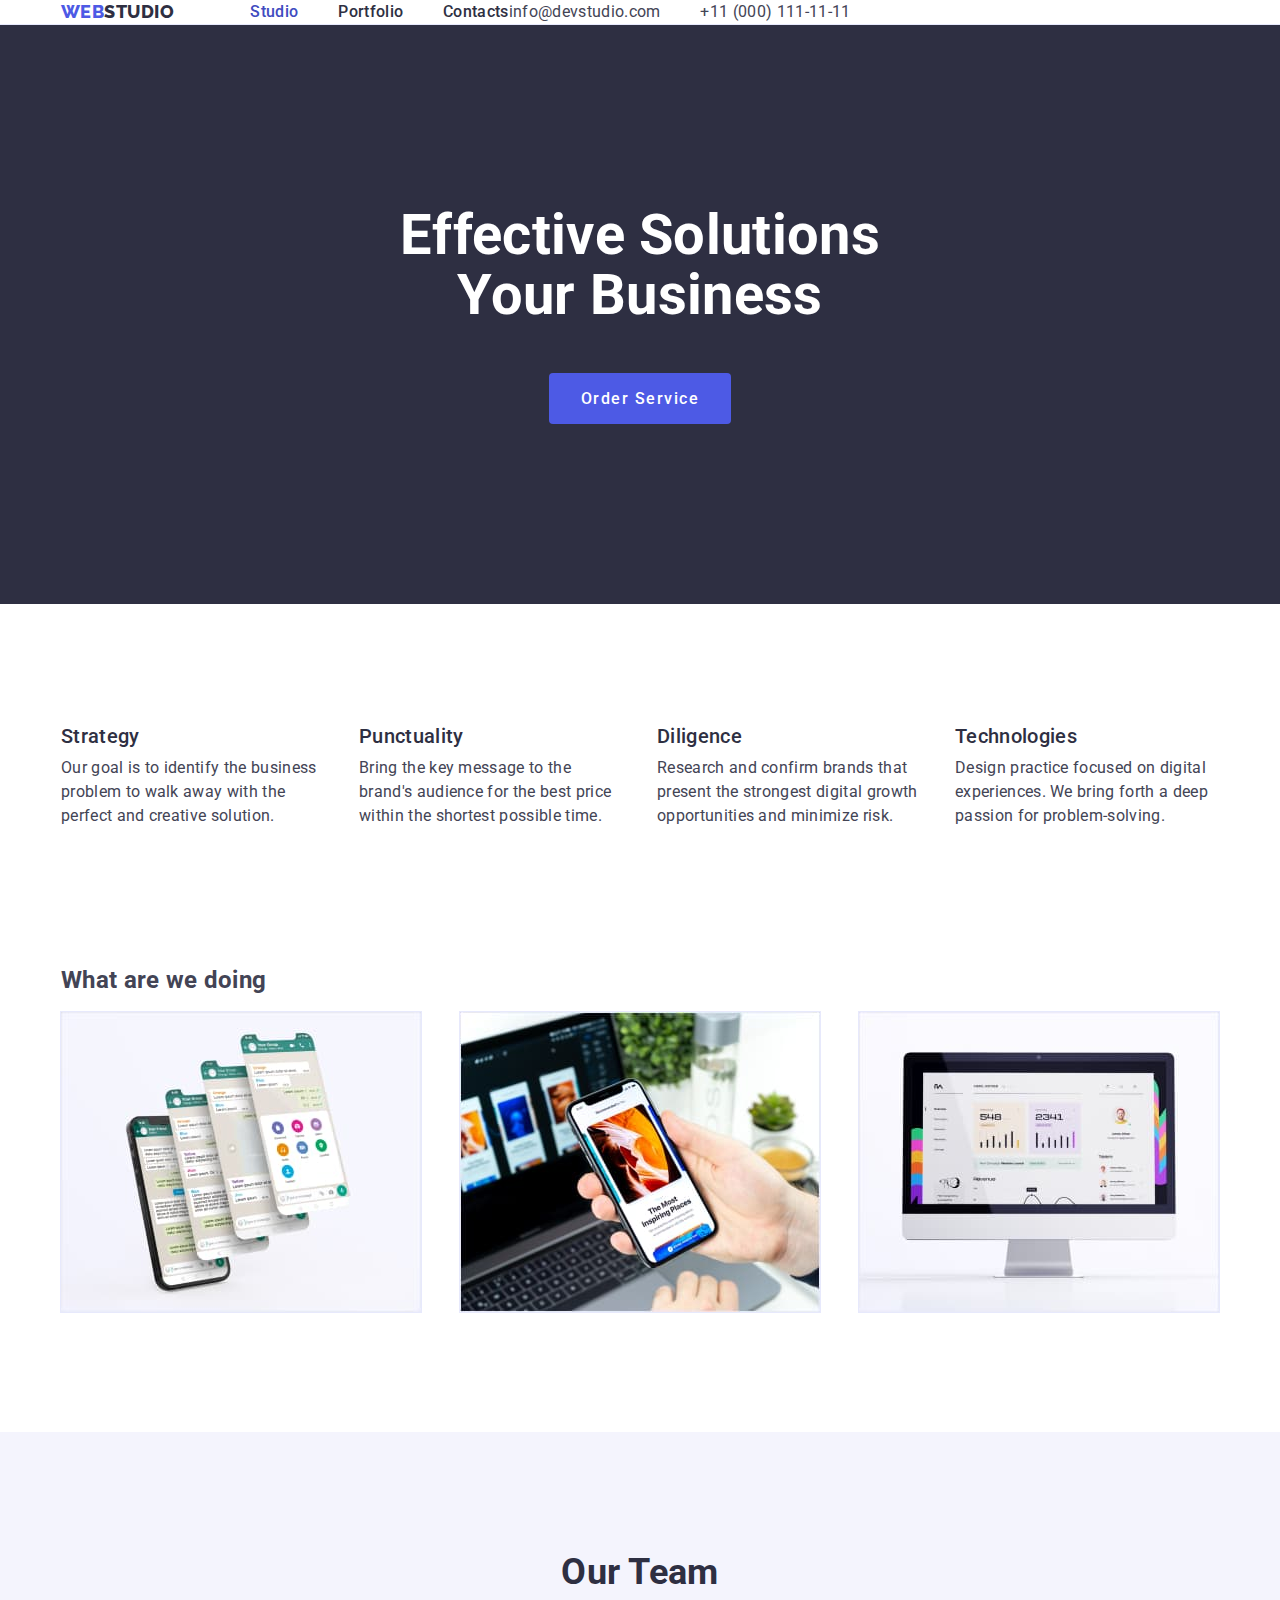
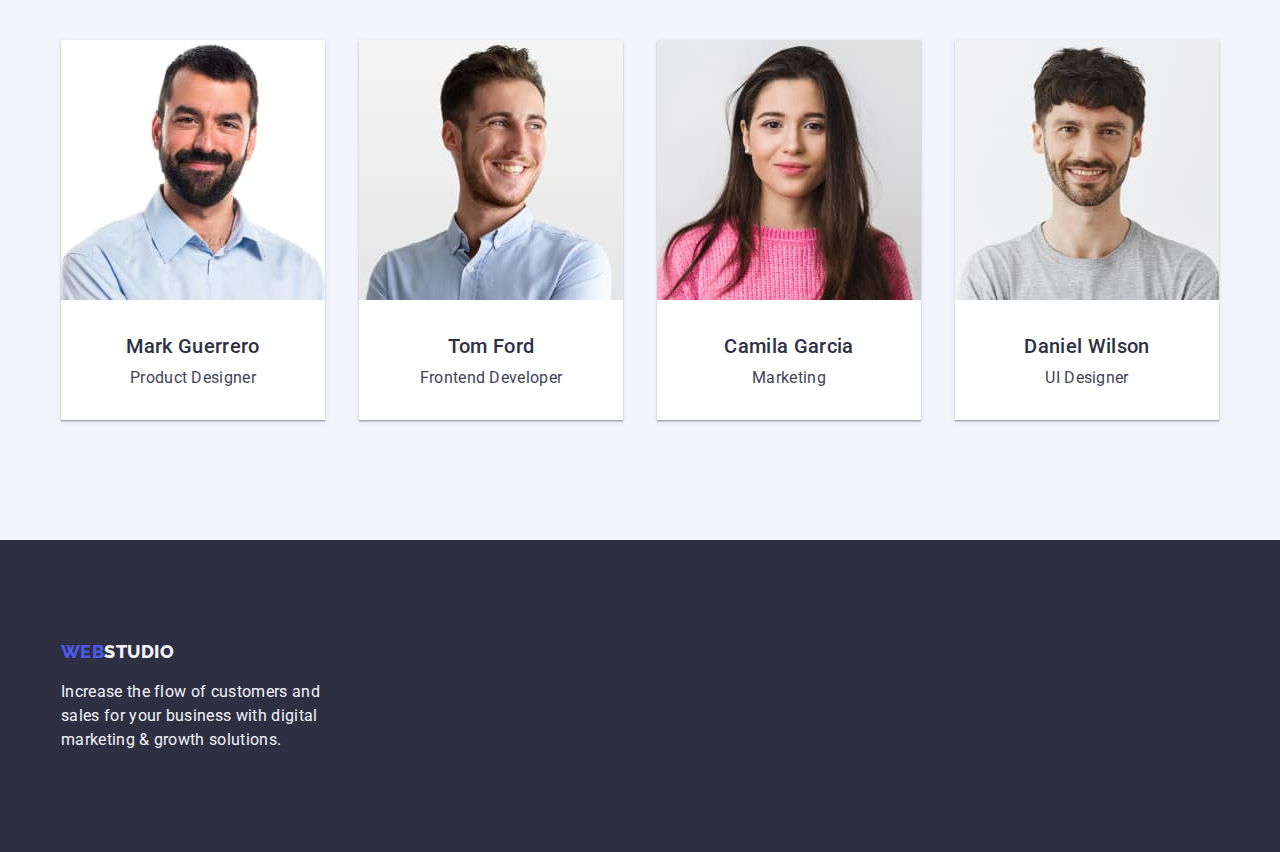
<file: index.html>
<!DOCTYPE html>
<html lang="en">

<head>
	<meta charset="UTF-8">
	<meta name="viewport" content="width=device-width, initial-scale=1.0">
	<meta http-equiv="x-ua-compatible" content="ie=edge">
	<title>Homework #3</title>
	<link rel="stylesheet" href="css/style.css">
</head>

<body>
	<header class ="header">
		<div class ="container header-container">
		<nav class="nav-bar">
			<a class="web" href="./index.html">Web<span class="studio">Studio</span></a>
			<ul class="menu-nav">
				<li class="menu-item">
					<a class="menu-text" id="active-tab" href="./index.html">Studio</a>
				</li>
				<li class="menu-item">
					<a class="menu-text" href="./portfolio.html">Portfolio</a>
				</li>
				<li class="menu-item">
					<a class="menu-text" href="#">Contacts</a>
				</li>
			</ul>
			<ul class="contacts">
				<li> <a class="navigation-email" href="mailto:info@devstudio.com">info@devstudio.com</a> </li>
				<li> <a class="telephone-num" href="tel:+110001111111">+11 (000) 111-11-11</a> </li>
			</ul>
		</nav>  </div>
	</header>

	<main>
		<section class="hero">
			<div class ="container hero-container"> 
			<h1 class="hero-title">Effective Solutions<br>Your Business</h1>
			<button class="os-button" type="button">Order Service</button>
		</div>
		</section>
	</main>

	<section class="section">
		<div class = "container" >
		<ul class="feature">
			<li class="feature-items">
				<h3 class="feature-items-title">Strategy</h3>
				<p>Our goal is to identify the business problem to walk away with the perfect and creative
					solution.</p>
			</li>
			<li class="feature-items">
				<h3 class="feature-items-title">Punctuality</h3>
				<p>Bring the key message to the brand's audience for the best price within the shortest possible
					time.
				</p>
			</li>
			<li class="feature-items">
				<h3 class="feature-items-title">Diligence</h3>
				<p>Research and confirm brands that present the strongest digital growth opportunities and
					minimize
					risk.</p>
			</li>
			<li class="feature-items">
				<h3 class="feature-items-title">Technologies</h3>
				<p>Design practice focused on digital experiences. We bring forth a deep passion for
					problem-solving.
				</p>
			</li>
		</ul> </div>
	</section>
	<section class="section section-no-top-padding">
		<div class="container">
			<h2 class="section-3-header">What are we doing</h2>
			<ul class="image-container">
				<li class="image-items-s3"> <img src="images/what-are-we-doing-2.jpg" alt="phone on a messaging app"
						width="360">
				</li>
				<li class="image-items-s3"> <img src="images/what-are-we-doing-3.jpg" alt="holding a phone" width="360">
				</li>
				<li class="image-items-s3"> <img src="images/what-are-we-doing-1.jpg" alt="laptop with dashboard"
						width="360">
				</li>
			</ul>
		</div>
	</section>
	
	<section class="section">
		<div class="container">
			<h2 class="section-title">Our Team</h2>
			<ul class="team-container">
				<li class="image-items-s4">
					<img src="images/our-team-1.jpg" alt="Picture of Mark Guerrero" width="264">
					<div class="section-4-text-container">
						<h3 class="team-members-name">Mark Guerrero</h3>
						<p>Product Designer</p>
					</div>
				</li>
				<li class="image-items-s4">
					<img src="images/our-team-2.jpg" alt="Picture of Tom Ford" width="264">
					<div class="section-4-text-container">
						<h3 class="team-members-name">Tom Ford</h3>
						<p>Frontend Developer</p>
					</div>
				</li>
				<li class="image-items-s4">
					<img src="images/our-team-3.jpg" alt="Picture of Camila Garcia" width="264">
					<div class="section-4-text-container">
						<h3 class="team-members-name">Camila Garcia</h3>
						<p>Marketing</p>
					</div>
				</li>
				<li class="image-items-s4">
					<img src="images/our-team-4.jpg" alt="Picture of Daniel Wilson" width="264">
					<div class="section-4-text-container">
						<h3 class="team-members-name">Daniel Wilson</h3>
						<p>UI Designer</p>
					</div>
				</li>   
			</ul>
		</div>
	</section>
	<footer class = footer>
		<div class="container">
			<a class="web" href="./index.html">Web<span class="studio">Studio</span></a>
			<p class="footer-content">Increase the flow of customers and<br>sales for your business with digital<br>marketing & growth
				solutions.</p>
		</div>
	</footer>
</body>

</html>
</file>
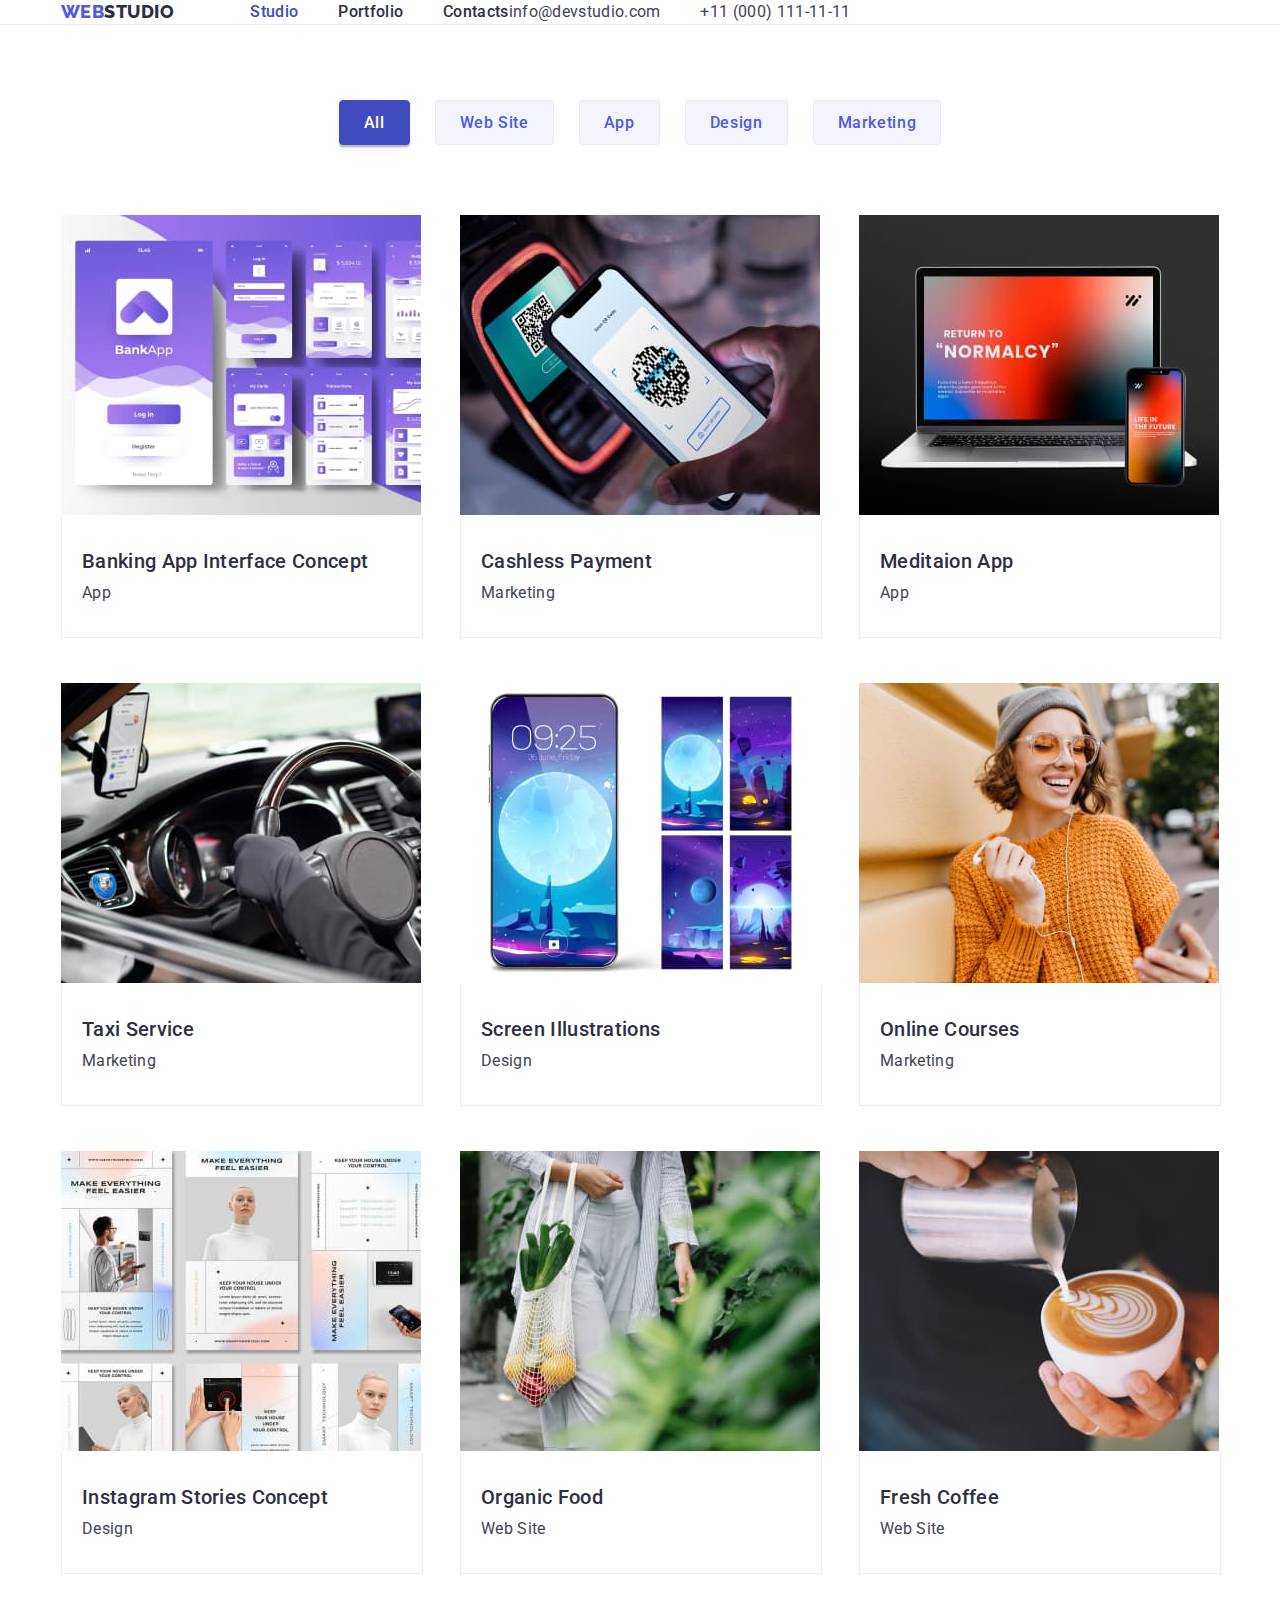
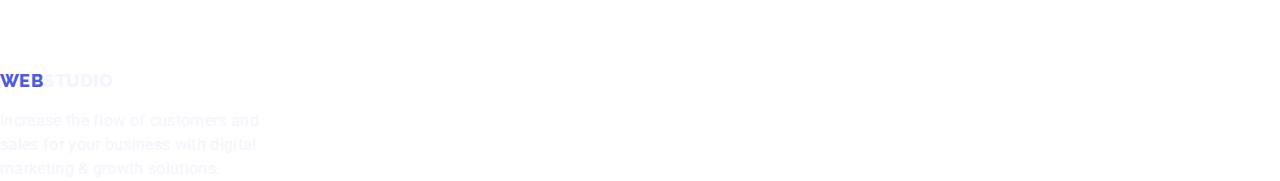
<file: portfolio.html>
<!DOCTYPE html>
<html lang="en">

<head>
	<meta charset="UTF-8">
	<meta name="viewport" content="width=device-width, initial-scale=1.0">
	<meta http-equiv="x-ua-compatible" content="ie=edge">
	<title>Homework #3</title>
	<link rel="stylesheet" href="css/style.css">
</head>

<body>
	<header class ="header">
		<div class= "container"> 
		<nav class="nav-bar">
			<a class="web" href="./index.html">Web<span class="studio">Studio</span></a>
			<ul class="menu-nav">
				<li class="menu-item">
					<a class="menu-text" id="active-tab" href="./index.html">Studio</a>
				</li>
				<li class="menu-item">
					<a class="menu-text" href="./portfolio.html">Portfolio</a>
				</li>
				<li class="menu-item">
					<a class="menu-text" href="#">Contacts</a>
				</li>
			</ul>
			<ul class="contacts">
				<li> <a class="navigation-email" href="mailto:info@devstudio.com">info@devstudio.com</a> </li>
				<li> <a class="telephone-num" href="tel:+110001111111">+11 (000) 111-11-11</a> </li>
			</ul>
		</nav>
	</div>
	</header>
	<main>
		<section class="filters">
			<div class="button-container">
				<button class="filters-btn active-filter" type="button">All</button>
				<button class="filters-btn" type="button">Web Site</button>
				<button class="filters-btn" type="button">App</button>
				<button class="filters-btn" type="button">Design</button>
				<button class="filters-btn" type="button">Marketing</button>
			</div>
		</section>
		<section class="filters-content">
			<div class="container-section">
				<ul>
					<li class="filters-image-container">
						<img src="images/banking-app-interface-concept.jpg" alt="Banking App Interface Concept" width="360">
						<div class="filters-text-container">
							<h3 class="service-name">Banking App Interface Concept</h3>
							<p class="service-type">App</p>
						</div>
					</li>
					<li class="filters-image-container">
						<img src="images/cashless-payment.jpg" alt="Cashless Payment" width="360">
						<div class="filters-text-container">
							<h3 class="service-name">Cashless Payment</h3>
							<p class="service-type">Marketing</p>
						</div>
					</li>
					<li class="filters-image-container">
						<img src="images/meditaion-app.jpg" alt="Meditaion App" width="360">
						<div class="filters-text-container">
							<h3 class="service-name">Meditaion App</h3>
							<p class="service-type">App</p>
						</div>
					</li>
					<li class="filters-image-container">
						<img src="images/taxi-service.jpg" alt="Taxi Service" width="360">
						<div class="filters-text-container">
							<h3 class="service-name">Taxi Service</h3>
							<p class="service-type">Marketing</p>
						</div>
					</li>
					<li class="filters-image-container">
						<img src="images/screen-illustrations.jpg" alt="Screen Illustrations" width="360">
						<div class="filters-text-container">
							<h3 class="service-name">Screen Illustrations</h3>
							<p class="service-type">Design</p>
						</div>
					</li>
					<li class="filters-image-container">
						<img src="images/online-courses.jpg" alt="Online Courses" width="360">
						<div class="filters-text-container">
							<h3 class="service-name">Online Courses</h3>
							<p class="service-type">Marketing</p>
						</div>
					</li>
					<li class="filters-image-container">
						<img src="images/instagram-stories-concept.jpg" alt="Instagram Stories Concept" width="360">
						<div class="filters-text-container">
							<h3 class="service-name">Instagram Stories Concept</h3>
							<p class="service-type">Design</p>
						</div>
					</li>
					<li class="filters-image-container">
						<img src="images/organic-food.jpg" alt="Organic Food" width="360">
						<div class="filters-text-container">
							<h3 class="service-name">Organic Food</h3>
							<p class="service-type">Web Site</p>
						</div>
					</li>
					<li class="filters-image-container">
						<img src="images/fresh-coffee.jpg" alt="Fresh Coffee" width="360">
						<div class="filters-text-container">
							<h3 class="service-name">Fresh Coffee</h3>
							<p class="service-type">Web Site</p>
						</div>
					</li>
				</ul>
			</div>
		</section>
	</main>
	<footer>
		<div class="container-section">
			<a class="web" href="./index.html">Web<span class="studio">Studio</span></a>
			<p class="footer-content">Increase the flow of customers and<br>sales for your business with digital<br>marketing & growth
				solutions.</p>
		</div>
	</footer>
</body>

</html>
</file>
<file: css/style.css>
@import url('https://fonts.googleapis.com/css2?family=Roboto:wght@400;500;700;900&display=swap');
@import url('https://fonts.googleapis.com/css2?family=Raleway:wght@800&display=swap');

html {
	scroll-behavior: smooth;
	/* Enable smooth scrolling behavior */
}

body {
	font-family: 'Roboto', sans-serif;
	font-weight: 400;
	line-height: 24px;
	letter-spacing: 0.32px;
	color: #434455;
	margin: 0;
}

header {
	position: sticky;
	display: flex;
	justify-content: center;
	align-items: center;
	top: 0;
	background-color: #ffffff;
	border-bottom: solid 1px #E7E9FC;
	z-index: 1;
}

ul {
	all: unset;
	list-style: none;
}

.container {
	width: 1158px;
	padding: 0  15px;
	margin: 0 auto;

}

.header-container {
 display: flex;
 justify-content: space space-between;

}


.nav-bar{
	display: flex;
	/*height: inherit;
	height: 72px; */
}


.web {
	display: flex;
	align-items: center;
	color: #4D5AE5;
	text-decoration: none;
}

.studio {
	color: #2E2F42;
}

.web,
.studio {
	text-transform: uppercase;
	font-weight: 800;
	font-size: 18px;
	font-family: 'Raleway', sans-serif;
	letter-spacing: 0.48px;
}

.menu-nav {
	display: flex;
	gap: 40px;
	margin-left: 76px ;
}

.menu-text {
	text-decoration: none;
	color: #2E2F42;
	font-weight: 500;
}

.menu-text:hover {
	color: #404BBF;
	text-decoration: none;
	position: relative;
}

.menu-text:hover::after {
	content: '';
	/* Empty content to create the underline */
	display: block;
	position: absolute;
	bottom: -2px;
	/* Adjust this value to control the distance between text and underline */
	left: 0;
	width: 100%;
	height: 4px;
	background-color: #404BBF;
	border-radius: 2px;
}

#active-tab {
	color: #404BBF;
	text-decoration: none;
	position: relative;
}


.contacts {
	display: flex;
	gap: 40px;
	/* align-items: center;
	padding: 0px;
	margin: 0px 0px 0px 181px; 
	*/
}

.navigation-email,
.telephone-num {
	text-decoration: none;
	color: #434455;
}

.navigation-email:hover,
.telephone-num:hover {
	color: #404BBF;
}

main {
	position: relative;
	width: inherit;
	height: max-content;
}

.hero {
	background-color: #2E2F42;
	padding: 180px 0;
}

.hero-title {
	color: #FFFFFF;
	font-weight: 700;
	font-size: 56px;
	line-height: 60px;
	text-align: center;
	margin: 0;
	margin-bottom: 48px;
}

.os-button {
	color: #FFFFFF;
	font-weight: 500;
	letter-spacing: 1.5px;
	background-color: #4D5AE5; 
	font-family: inherit;
	border: none;
	border-radius: 4px;
	font-size: 16px;
	padding: 16px 32px 16px 32px;
}

.os-button:hover {
	background-color: #404BBF;
	cursor: pointer;
}

.section {
	padding: 120px 0;
	
}

.feature {
	display: flex;
	justify-content: space-between;
	width: 1158px;
	gap: 20px; 
}

.feature-items {
	position: relative;
	display: flex;
	width: 264px;
	flex-direction: column;
	gap: 8px;
}

.feature-items-title {
	color: #2E2F42;
	font-weight: 500;
	font-size: 20px;
}

.feature-items-title,
.feature-items p {
	margin: 0px;
}

.section-title {
	color: #2E2F42;
	font-weight: 700;
	font-size: 36px;
	line-height: 40px;
	margin: 0px;
	text-align: center;
	margin-bottom: 48px;
}

.section-no-top-padding {
	padding-top: 0;
}

.hero-container {
	display: flex;
	flex-direction: column; 
	align-items: center;
}

.container-section {
	display: flex;
	flex-direction: column;
	width: 1158px;
}

.image-container {
	position: relative;
	display: flex;
	justify-content: space-between;
	gap: 24px;
}

.image-items-s3 {
	max-width: 360px;
	max-height: 300px;
	outline: solid 1px #E7E9FC;
}

body .section:nth-child(5) {
	position: relative;
	display: flex;
	justify-content: center;
	width: inherit;
	height: max-content;
	background-color: #F4F4FD;
	padding: 120px 10px;
}

.section-4-header {
	color: #2E2F42;
	font-weight: 700;
	font-size: 36px;
	line-height: 40px;
	margin-top: 0px;
}

.team-container {
	display: flex;
	justify-content: space-between;
	gap: 24px;
}

.image-items-s4 {
	position: relative;
	background-color: #FFFFFF;
	width: 264px;
	height: 380px;
	box-shadow: 0px 2px 1px 0px rgba(46, 47, 66, 0.1),
				0px 1px 1px 0px rgba(46, 47, 66, 0.3),
				0px 1px 6px 0px rgba(46, 47, 66, 0.1);
	text-align: center;
}

.team-members-name {
	color: #2E2F42;
	font-weight: 500;
	font-size: 20px;
}

.team-members-name,
.image-items-s4 p {
	padding: 4px; 
	margin: 0px;
}

.section-4-text-container {
	position: relative;
	display: flex;
	flex-direction: column;
	justify-content: center;
	width: 100%;
	height: calc(380px - 260px);
	bottom: 5px;
}

.footer {
	display: flex;
	justify-content: center;
	width: inherit;
	height: max-content;
	background-color: #2E2F42;
	padding: 100px 0;
}

footer .container-section {
	justify-content: center;
	align-items: flex-start;
}

footer .studio,
.footer-content {
	color: #F4F4FD;
}

.footer-content {
	margin-bottom: 0px;
}

/*CSS for Portfolio*/
.filters {
	position: relative;
	display: flex;
	justify-content: center;
	align-items: center;
	padding: 75px 20px 20px 20px;
}

.button-container {
	position: relative;
	display: flex;
	gap: 25px;
	width: 1158px;
	justify-content: center;
}

.filters-btn {
	background-color: #F4F4FD;
	font-family: inherit;
	font-size: 16px;
	border: solid 1px #E7E9FC;
	border-radius: 4px;
	padding: 12px 24px 12px 24px;
	color: #4D5AE5;
	font-weight: 500; 
	letter-spacing: 0.64px;  
	cursor: pointer;
}

.active-filter, .filters-btn:hover, .filters-btn :focus {
	background-color: #404BBF;
	color: #FFFFFF;
	border-color: #404BBF;
	box-shadow:	0px 2px 2px 0px rgba(0, 0, 0, 0.12),
				0px 2px 1px 0px rgba(0, 0, 0, 0.08),
				0px 3px 1px 0px rgba(0, 0, 0, 0.1);
}

.filters-content {
	position: relative;
	display: flex;
	justify-content: center;
	height: max-content;
	padding: 50px 10px;
}

.filters-content .container-section ul{
	position: relative;
	display: flex;
	flex-wrap: wrap;
	width: inherit;
	justify-content: space-between;
}

.filters-image-container {
	background-color: #FFFFFF;
	width: 360px;
	height: 420px;
	margin-bottom: 48px;
}

.service-name {
	color: #2E2F42;
	font-weight: 500;
	font-size: 20px;
}

.service-name,
.service-type {
	position: relative;
	width: max-content;
	margin: 0px 20px;
}

.filters-text-container {
	display: flex;
	flex-direction: column;
	justify-content: center;
	gap: 8px;
	width: 360px;
	height: calc(420px - 300px);
	border: solid 1px #E7E9FC;
	border-top: none;
	margin-top: -5px;
}
</file>
